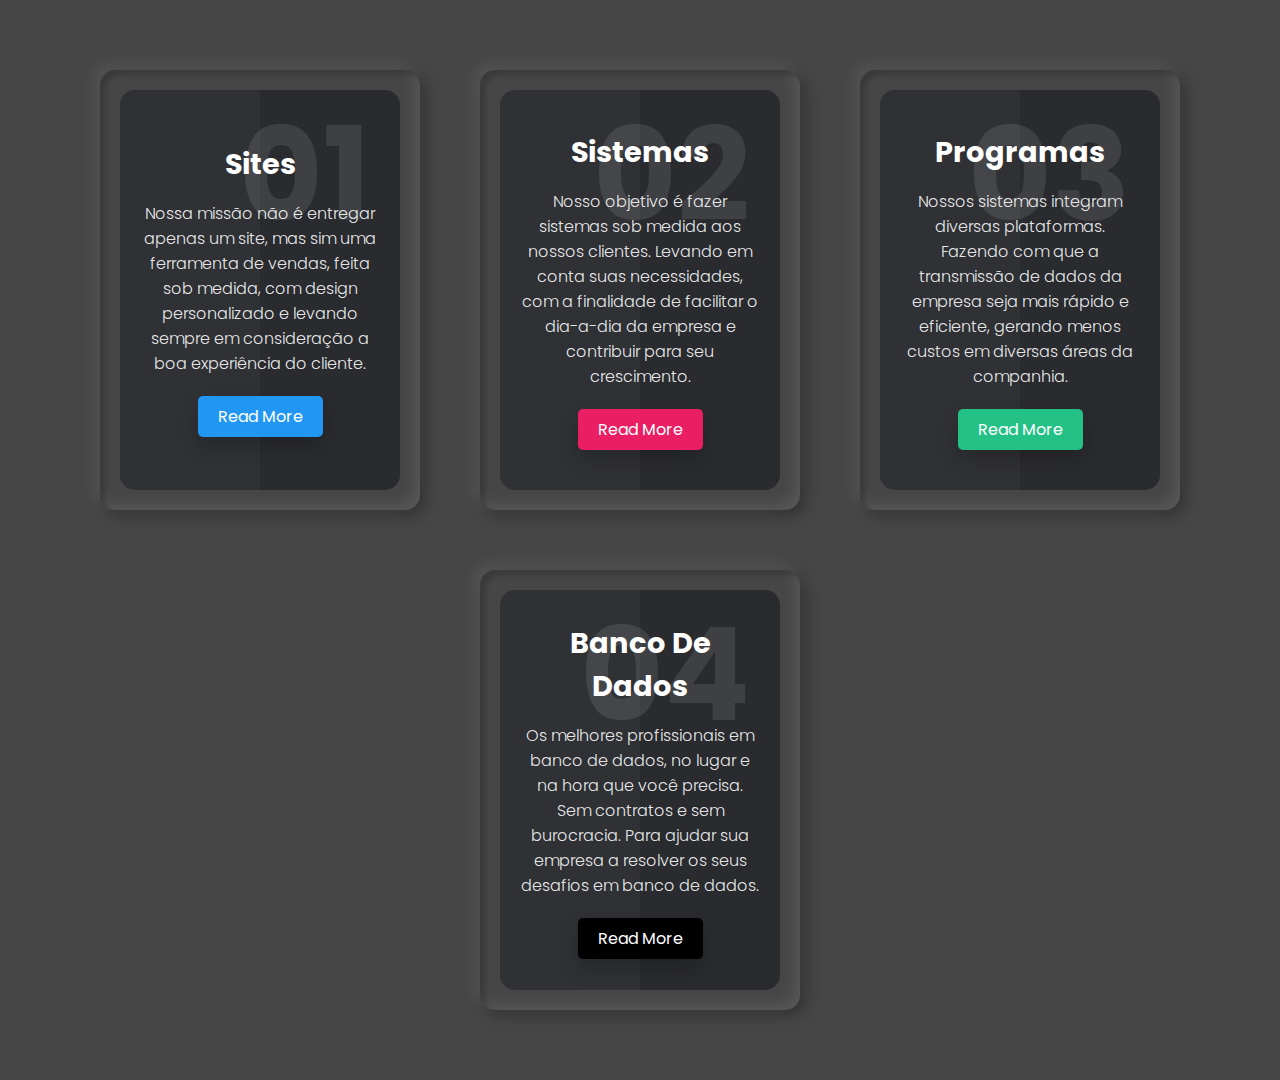
<file: card.html>
<!DOCTYPE html>
<html lang="en">
<head>
  <meta charset="UTF-8">
  <meta http-equiv="X-UA-Compatible" content="IE=edge">
  <meta name="viewport" content="width=device-width, initial-scale=1.0">
  <link rel="stylesheet" href="/card-style.css">
  <title>Document</title>
</head>
<body>
  <div class="container">
    <div class="card">
      <div class="box">
        <div class="content">
          <h2>01</h2>
          <h3>sites</h3>
          <p>Nossa missão não é entregar apenas um site, 
            mas sim uma ferramenta de vendas, feita sob medida,
            com design personalizado e 
            levando sempre em consideração a boa experiência 
            do cliente.</p>
          <a href="#">Read More</a>
        </div>
      </div>
    </div>
  
    <div class="card">
      <div class="box">
        <div class="content">
          <h2>02</h2>
          <h3>sistemas</h3>
          <p>Nosso objetivo é fazer sistemas sob medida aos 
            nossos clientes. Levando em conta suas 
            necessidades, com a finalidade de facilitar o 
            dia-a-dia da empresa e contribuir para seu 
            crescimento.</p>
          <a href="#">Read More</a>
        </div>
      </div>
    </div>
  
    <div class="card">
      <div class="box">
        <div class="content">
          <h2>03</h2>
          <h3>programas</h3>
          <p>Nossos sistemas integram diversas plataformas. 
            Fazendo com que a transmissão de dados da 
            empresa seja mais rápido e eficiente, gerando 
            menos custos em diversas áreas da companhia. </p>
          <a href="#">Read More</a>
        </div>
      </div>
    </div>
    <div class="card">
      <div class="box">
        <div class="content">
          <h2>04</h2>
          <h3>banco de dados</h3>
          <p>Os melhores profissionais em banco de dados, no lugar e na 
            hora que você precisa. Sem contratos e sem burocracia. 
            Para ajudar sua empresa a resolver os seus desafios em banco de dados.</p>
          <a href="#">Read More</a>
        </div>
      </div>
    </div>
  </div>
</body>
</html>
</file>
<file: card-style.css>
@import url("https://fonts.googleapis.com/css2?family=Poppins:wght@300;400;500;700;800&display=swap");
* {
  margin: 0;
  padding: 0;
  box-sizing: border-box;
  font-family: "Poppins", sans-serif;
}

body {
  display: flex;
  justify-content: center;
  align-items: center;
  flex-wrap: wrap;
  min-height: 100vh;
  background: rgb(70, 70, 70);
}

body .container {
  display: flex;
  justify-content: center;
  align-items: center;
  flex-wrap: wrap;
  max-width: 1200px;
  margin: 40px 0;
}

body .container .card {
  position: relative;
  min-width: 320px;
  height: 440px;
  box-shadow: inset 5px 5px 5px rgba(0, 0, 0, 0.2),
    inset -5px -5px 15px rgba(255, 255, 255, 0.1),
    5px 5px 15px rgba(0, 0, 0, 0.3), -5px -5px 15px rgba(255, 255, 255, 0.1);
  border-radius: 15px;
  margin: 30px;
  transition: 0.5s;
}

body .container .card:nth-child(1) .box .content a {
  background: #2196f3;
}

body .container .card:nth-child(2) .box .content a {
  background: #e91e63;
}

body .container .card:nth-child(3) .box .content a {
  background: #23c186;
}

body .container .card .box {
  position: absolute;
  top: 20px;
  left: 20px;
  right: 20px;
  bottom: 20px;
  background: #2a2b2f;
  border-radius: 15px;
  display: flex;
  justify-content: center;
  align-items: center;
  overflow: hidden;
  transition: 0.5s;
}

body .container .card .box:hover {
  transform: translateY(-50px);
}

body .container .card .box:before {
  content: "";
  position: absolute;
  top: 0;
  left: 0;
  width: 50%;
  height: 100%;
  background: rgba(255, 255, 255, 0.03);
}

body .container .card .box .content {
  padding: 20px;
  text-align: center;
}

body .container .card .box .content h2 {
  position: absolute;
  top: -10px;
  right: 30px;
  font-size: 8rem;
  color: rgba(255, 255, 255, 0.1);
}

body .container .card .box .content h3 {
  font-size: 1.8rem;
  color: #fff;
  z-index: 1;
  transition: 0.5s;
  margin-bottom: 15px;
  text-transform: capitalize;
}

body .container .card .box .content p {
  font-size: 1rem;
  font-weight: 300;
  color: rgba(255, 255, 255, 0.9);
  z-index: 1;
  transition: 0.5s;
}

body .container .card .box .content a {
  position: relative;
  display: inline-block;
  padding: 8px 20px;
  background: black;
  border-radius: 5px;
  text-decoration: none;
  color: white;
  margin-top: 20px;
  box-shadow: 0 10px 20px rgba(0, 0, 0, 0.2);
  transition: 0.5s;
}
body .container .card .box .content a:hover {
  box-shadow: 0 10px 20px rgba(0, 0, 0, 0.6);
  background: #fff;
  color: #000;
}
</file>
